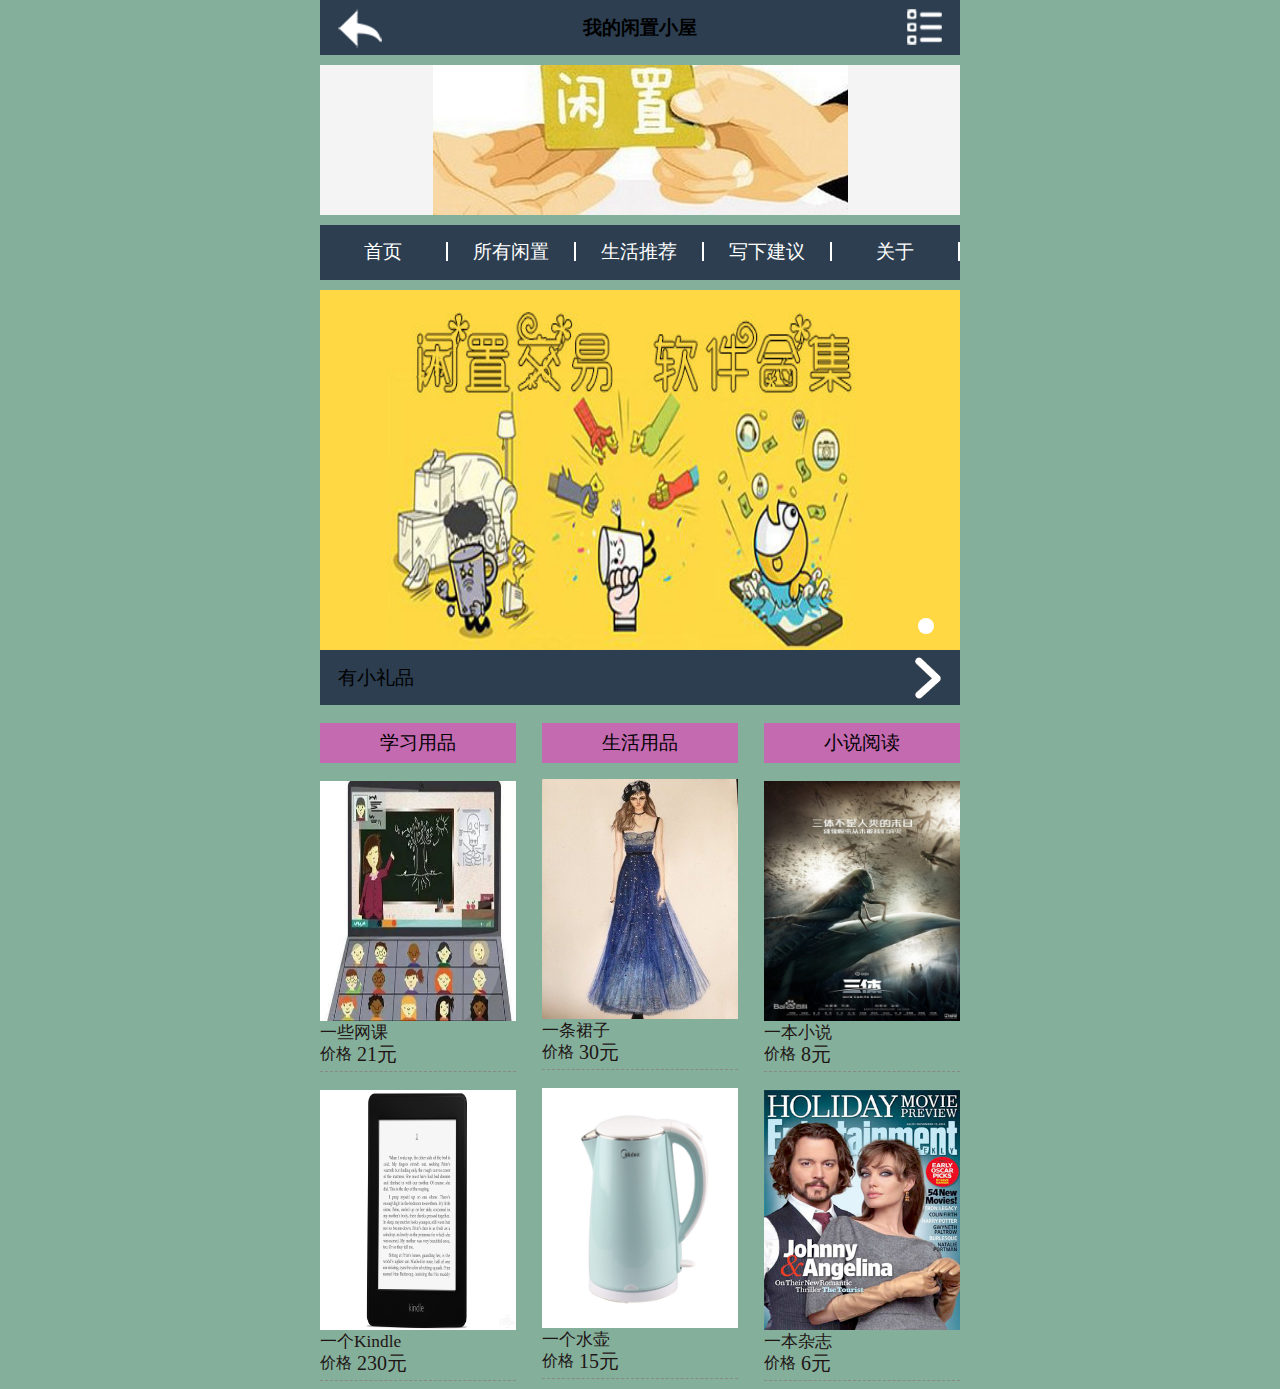
<file: A/index.html>
<!DOCTYPE html>
<html lang="en">
<head>
    <meta charset="UTF-8">
    <meta name="viewport" content="width=device-width, initial-scale=1.0">
    <meta http-equiv="X-UA-Compatible" content="ie=edge">
    <title>首页</title>
    <script type="text/javascript" src="js/jquery.min.js"></script>
    <link rel="stylesheet" href="css/styles.css" type="text/css">
</head>
<body>
    <div class="wrap bc">
        <div class="title tc pr top">
            <span class="back-btn"></span>我的闲置小屋
            <div class="nav-btn">
                <ul class="pa">
                    <li><a href="index.html">首页</a></li>
                    <li><a href="products.html">所有闲置</a></li>
                    <li><a href="music.html">生活推荐</a></li>
                    <li><a href="advice.html">写下建议</a></li>
                    <li><a href="about.html">关于</a></li>
                </ul>
            </div>
        </div>
        <div class="logo oh tc mt10">
            <img src="images/logo.jpg"/>
        </div>
        <ul class="nav title mt10">
            <li><a href="index.html">首页</a></li>
            <li><a href="products.html">所有闲置</a></li>
            <li><a href="music.html">生活推荐</a></li>
            <li><a href="advice.html">写下建议</a></li>
            <li><a href="about.html">关于</a></li>
        </ul>
        <div class="banner oh mt10 pr">
            <ul class="pr">
                <li><a href=""><img src="images/banner.jpg"/></a></li>
            </ul>
            <div class="focus pa">
                <span class="pa"></span>
            </div>
        </div>
        <div class="title mmt10 pr">
            <h2>有小礼品<a href="list.html" class="more pa"><span class="hidden">更多</span></a></h2>
        </div>
        <div class="links mt10 oh cb">
            <ul class="tc">
                <li>学习用品</li>
                <li>生活用品</li>
                <li>小说阅读</li>
            </ul>
        </div>
        <div class="products">
            <ul>
                <li>
                    <a href= "pro_detail.html"><img src="images/product1.jpg"></a>
                    <h4>一些网课</h4>
                    <h6><span>价格</span>21元</h6>
                </li>
                <li>
                    <a href= "pro_detail.html"><img src="images/product2.jpg"></a>
                    <h4>一条裙子</h4>
                    <h6><span>价格</span>30元</h6>
                </li>
                <li>
                    <a href= "pro_detail.html"><img src="images/product3.jpg"></a>
                    <h4>一本小说</h4>
                    <h6><span>价格</span>8元</h6>
                </li>
                <li>
                    <a href= "pro_detail.html"><img src="images/product4.jpg"></a>
                    <h4>一个Kindle</h4>
                    <h6><span>价格</span>230元</h6>
                </li>
                <li>
                    <a href= "pro_detail.html"><img src="images/product5.jpg"></a>
                    <h4>一个水壶</h4>
                    <h6><span>价格</span>15元</h6>
                </li>
                <li>
                    <a href= "pro_detail.html"><img src="images/product6.jpg"></a>
                    <h4>一本杂志</h4>
                    <h6><span>价格</span>6元</h6>
                </li>
            </ul>
        </div>
    </div>
    <script type="text/javascript" src="js/script.js"></script>
</body>
</html>
</file>
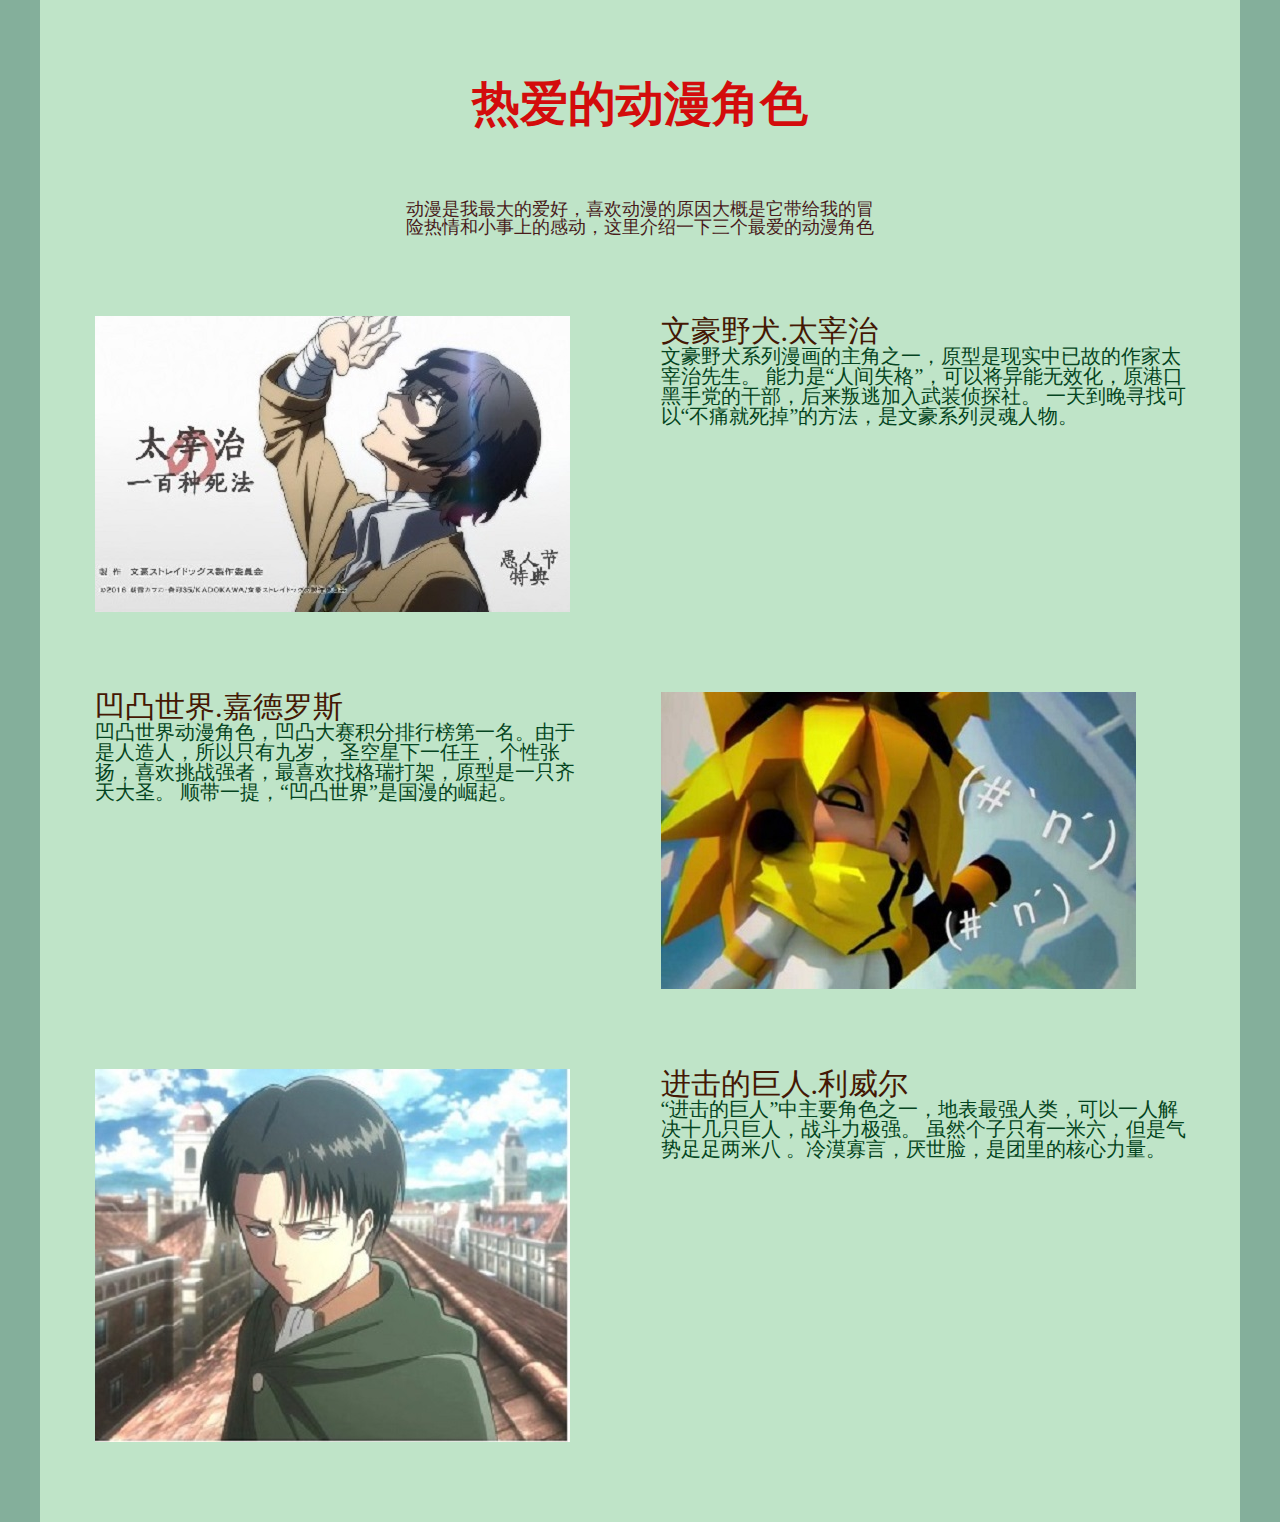
<file: A/about.html>
<!DOCTYPE html>
<html lang="en">
<head>
    <meta charset="UTF-8">
    <meta name="viewport" content="width=device-width, initial-scale=1.0">
    <meta http-equiv="X-UA-Compatible" content="ie=edge">
    <title>关于我</title>
    <link href="css/styles.css" type="text/css" rel="stylesheet" media="all">
</head>
<body>
    <div class="blog" id="blog">
        <div class="container">
            <div class="about">
                <h3>热爱的动漫角色</h3>
                <span></span>
                <p>动漫是我最大的爱好，喜欢动漫的原因大概是它带给我的冒险热情和小事上的感动，这里介绍一下三个最爱的动漫角色</p>
            </div>
            <div class="blog-grids">
                <div class="blog-grids-left">
                    <a href="#"></a><img src="images/img8.jpg" alt=""/></a>
                </div>
                <div class="blog-grids-right">
					<h4>文豪野犬.太宰治</h4>
					<p>文豪野犬系列漫画的主角之一，原型是现实中已故的作家太宰治先生。
						能力是“人间失格”，可以将异能无效化，原港口黑手党的干部，后来叛逃加入武装侦探社。 
						一天到晚寻找可以“不痛就死掉”的方法，是文豪系列灵魂人物。 </p>
                </div>
                <div class="clearfix"> </div>
            </div>
            <div class="blog-grids">
				<div class="blog-grids-left lt-text">
					<h4>凹凸世界.嘉德罗斯 </h4>
					<p>凹凸世界动漫角色，凹凸大赛积分排行榜第一名。由于是人造人，所以只有九岁，
                        圣空星下一任王，个性张扬，喜欢挑战强者，最喜欢找格瑞打架，原型是一只齐天大圣。
                        顺带一提，“凹凸世界”是国漫的崛起。</p>
				</div>
				<div class="blog-grids-right rt-img">
					<a href="#"><img src="images/img11.jpg" alt=""/></a>
				</div>
				<div class="clearfix"> </div>
			</div>
			<div class="blog-grids">
				<div class="blog-grids-left">
					<a href="#"><img src="images/img12.jpeg" alt=""/></a>
				</div>
				<div class="blog-grids-right">
					<h4>进击的巨人.利威尔</h4>
					<p>“进击的巨人”中主要角色之一，地表最强人类，可以一人解决十几只巨人，战斗力极强。
						虽然个子只有一米六，但是气势足足两米八 。冷漠寡言，厌世脸，是团里的核心力量。 </p>
				</div>
				<div class="clearfix"> </div>
			</div>
         </div>
    </div>
</body>
</html>
</file>
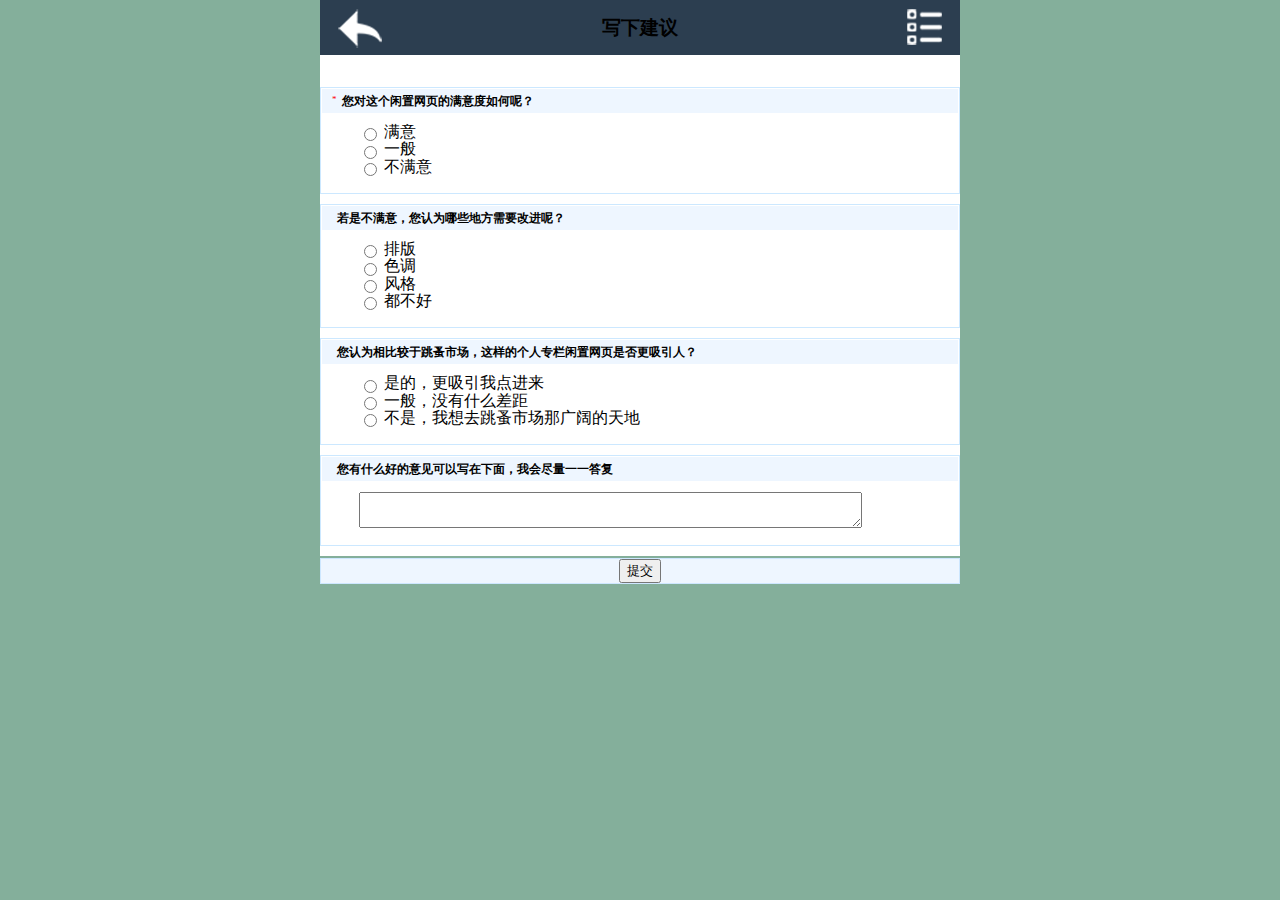
<file: A/advice.html>
<!DOCTYPE html>
<html lang="en">
<head>
    <meta charset="UTF-8">
    <meta name="viewport" content="width=device-width, initial-scale=1.0">
    <meta http-equiv="X-UA-Compatible" content="ie=edge">
    <title>建议</title>
    <script type="text/javascript" src="js/jquery.min.js"></script>
    <link rel="stylesheet" href="css/styles.css" type="text/css">
</head>
<body>
    <div class="wrap bc">
        <div class="title tc pr top">
            <span class="back-btn"></span>写下建议
            <div class="nav-btn">
                <ul class="pa">
                    <li><a href="index.html">首页</a></li>
                    <li><a href="products.html">所有闲置</a></li>
                    <li><a href="music.html">生活推荐</a></li>
                    <li><a href="advice.html">写下建议</a></li>
                    <li><a href="about.html">关于</a></li>
                </ul>
            </div>
        </div>
        <form id="limesurvey">
        <div id="group-0">
            <table class="group">
                <tbody>
                    <tr>
                        <td align="center">
                            <br>
                            <div class="left"><span class="group-name"></span></div>
                            <br>
                            <div class="list-radio mandatory">
                                <table class="question-wrapper">
                                    <tbody>
                                        <tr>
                                            <td class="questiontext">
                                                <span class="asterisk">*</span>您对这个闲置网页的满意度如何呢？<br>
                                            </td>
                                        </tr>
                                        <tr>
                                            <td class="answer">
                                                <ul class="answers-list radio-list">
                                                    <li class="answer-item radio-item">
                                                        <input class="radio"type="radio" value="1">
                                                        <label style="font-family: FZShuTi;">满意</label>
                                                    </li>
                                                    <li class="answer-item radio-item">
                                                        <input class="radio"type="radio" value="1">
                                                        <label style="font-family: FZShuTi;">一般</label>
                                                    </li>
                                                    <li class="answer-item radio-item">
                                                        <input class="radio"type="radio" value="1">
                                                        <label style="font-family: FZShuTi;">不满意</label>
                                                    </li>
                                                </ul>
                                            </td>
                                        </tr>
                                    </tbody>
                                </table>
                            </div>
                            <div class="list-radio mandatory">
                                    <table class="question-wrapper">
                                        <tbody>
                                            <tr>
                                                <td class="questiontext">
                                                    <span class="asterisk"></span>若是不满意，您认为哪些地方需要改进呢？<br>
                                                </td>
                                            </tr>
                                            <tr>
                                                <td class="answer">
                                                    <ul class="answers-list radio-list">
                                                        <li class="answer-item radio-item">
                                                            <input class="radio"type="radio" value="1">
                                                            <label style="font-family: FZShuTi;">排版</label>
                                                        </li>
                                                        <li class="answer-item radio-item">
                                                            <input class="radio"type="radio" value="1">
                                                            <label style="font-family: FZShuTi;">色调</label>
                                                        </li>
                                                        <li class="answer-item radio-item">
                                                            <input class="radio"type="radio" value="1">
                                                            <label style="font-family: FZShuTi;">风格</label>
                                                        </li>
                                                        <li class="answer-item radio-item">
                                                            <input class="radio"type="radio" value="1">
                                                            <label style="font-family: FZShuTi;">都不好</label>
                                                        </li>
                                                    </ul>
                                                </td>
                                            </tr>
                                        </tbody>
                                    </table>
                                </div>
                                <div class="list-radio mandatory">
                                        <table class="question-wrapper">
                                            <tbody>
                                                <tr>
                                                    <td class="questiontext">
                                                        <span class="asterisk"></span>您认为相比较于跳蚤市场，这样的个人专栏闲置网页是否更吸引人？<br>
                                                    </td>
                                                </tr>
                                                <tr>
                                                    <td class="answer">
                                                        <ul class="answers-list radio-list">
                                                            <li class="answer-item radio-item">
                                                                <input class="radio"type="radio" value="1">
                                                                <label style="font-family: FZShuTi;">是的，更吸引我点进来</label>
                                                            </li>
                                                            <li class="answer-item radio-item">
                                                                <input class="radio"type="radio" value="1">
                                                                <label style="font-family: FZShuTi;">一般，没有什么差距</label>
                                                            </li>
                                                            <li class="answer-item radio-item">
                                                                <input class="radio"type="radio" value="1">
                                                                <label style="font-family: FZShuTi;">不是，我想去跳蚤市场那广阔的天地</label>
                                                            </li>
                                                        </ul>
                                                    </td>
                                                </tr>
                                            </tbody>
                                        </table>
                                    </div>
                            <div class="text-long">
                                <table class="question-wrapper">
                                    <tbody>
                                        <tr>
                                            <td class="questiontext">
                                                <span class="asterisk"></span>您有什么好的意见可以写在下面，我会尽量一一答复<br>
                                            </td>
                                        </tr>
                                        <tr>
                                            <td class="answer">
                                                <p class="question answer-item text-item"><textarea class="textarea empty"row="20" cols="60"></textarea></textarea></p>
                                            </td>
                                        </tr>
                                    </tbody>
                                </table>
                            </div>
                        </td>
                    </tr>
                </tbody>
            </table>
        </div>
        <table class="navigator-table">
            <tbody>
                <tr>
                    <td class="submit-buttons">
                        <button type="submit"><span class="ui-button-text">提交</span></button>
                    </td>
                </tr>
            </tbody>
        </table>
    </div>
</form>
    <script type="text/javascript" src="js/script.js"></script>
</body>
</html>
</file>
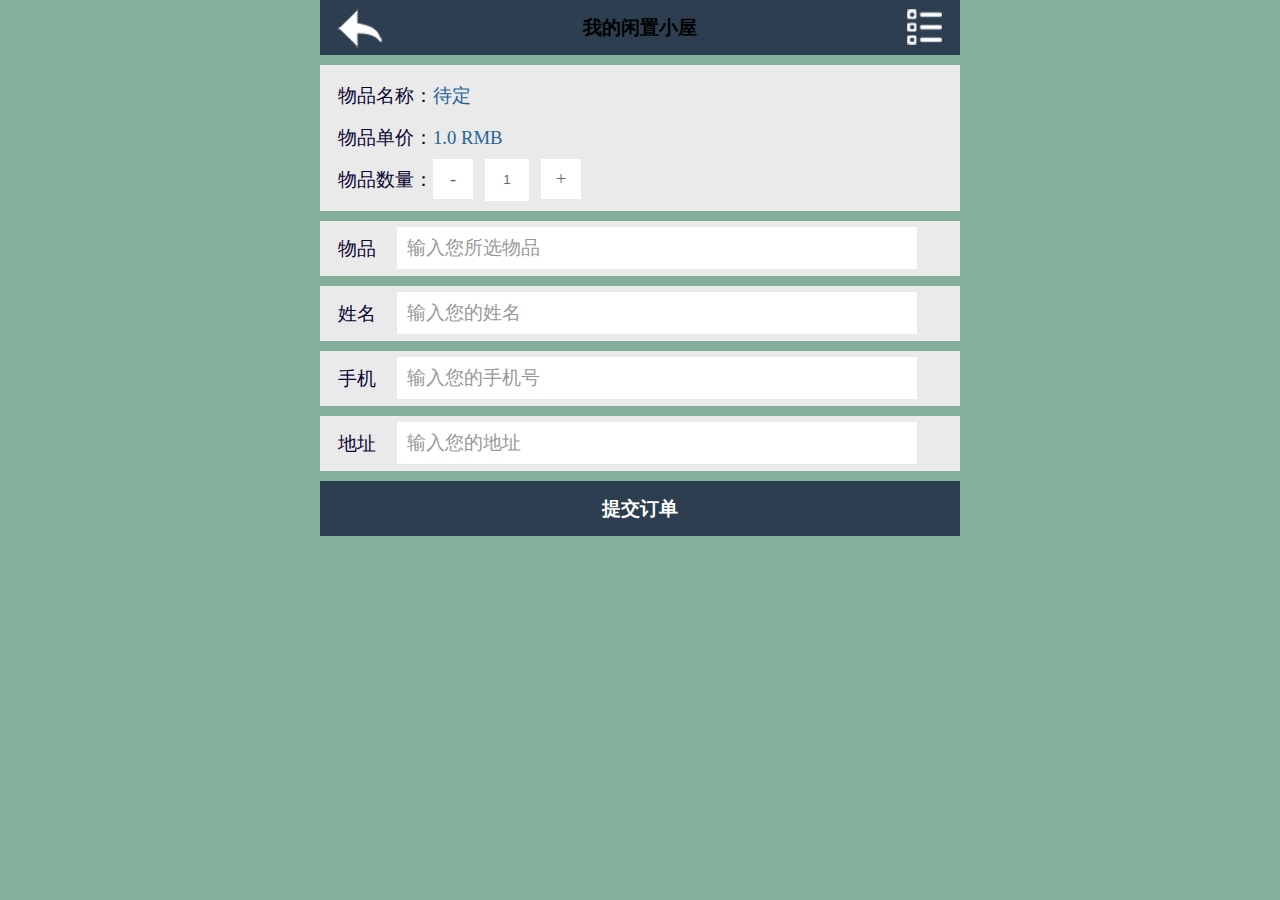
<file: A/book.html>
<!DOCTYPE html>
<html lang="en">
<head>
    <meta charset="UTF-8">
    <meta name="viewport" content="width=device-width, initial-scale=1.0">
    <meta http-equiv="X-UA-Compatible" content="ie=edge">
    <title>购买</title>
    <link rel="stylesheet" href="css/styles.css" type="text/css">
    <script type="text/javascript" src="js/jquery.min.js"></script>
</head>
<body>
    <div class="wrap bc">
        <div class="title tc pr top">
            <span class="back-btn"></span>我的闲置小屋
            <div class="nav-btn">
                <ul class="pa">
                     <li><a href="index.html">首页</a></li>
                    <li><a href="products.html">所有闲置</a></li>
                    <li><a href="music.html">生活推荐</a></li>
                    <li><a href="advice.html">写下建议</a></li>
                    <li><a href="about.html">关于</a></li>
                </ul>
            </div>
        </div>
        <form class="book" method="post"action="">
            <input type="hidden"class="countNum" value="10"/>
            <div class="info mt10">
                <h4><lable>物品名称：</lable><span>待定</span></h4>
                <h4><lable>物品单价：</lable><span>1.0 RMB</span></h4>
                <h4 class="num"><lable class="fl">物品数量：</lable><span class="subtract">-</span><input value="1" name="count" class="count" readonly = "true"/><span class="add">+</span></h4>
            </div>
            <p>物品<input type="text" name="name" class="name" value="输入您所选物品" /></p>
            <p>姓名<input type="text" name="name" class="name" value="输入您的姓名" /></p>
            <p>手机<input type="text" name="mobile" class="mobile" value="输入您的手机号" /></p>
            <p>地址<input type="text" name="name" class="name" value="输入您的地址" /></p>
            <a class="title submit-btn mt10 tc">提交订单</a>
        </form>
    </div>
    <script type="text/javascript" src="js/script.js"></script>
</body>
</html>
</file>
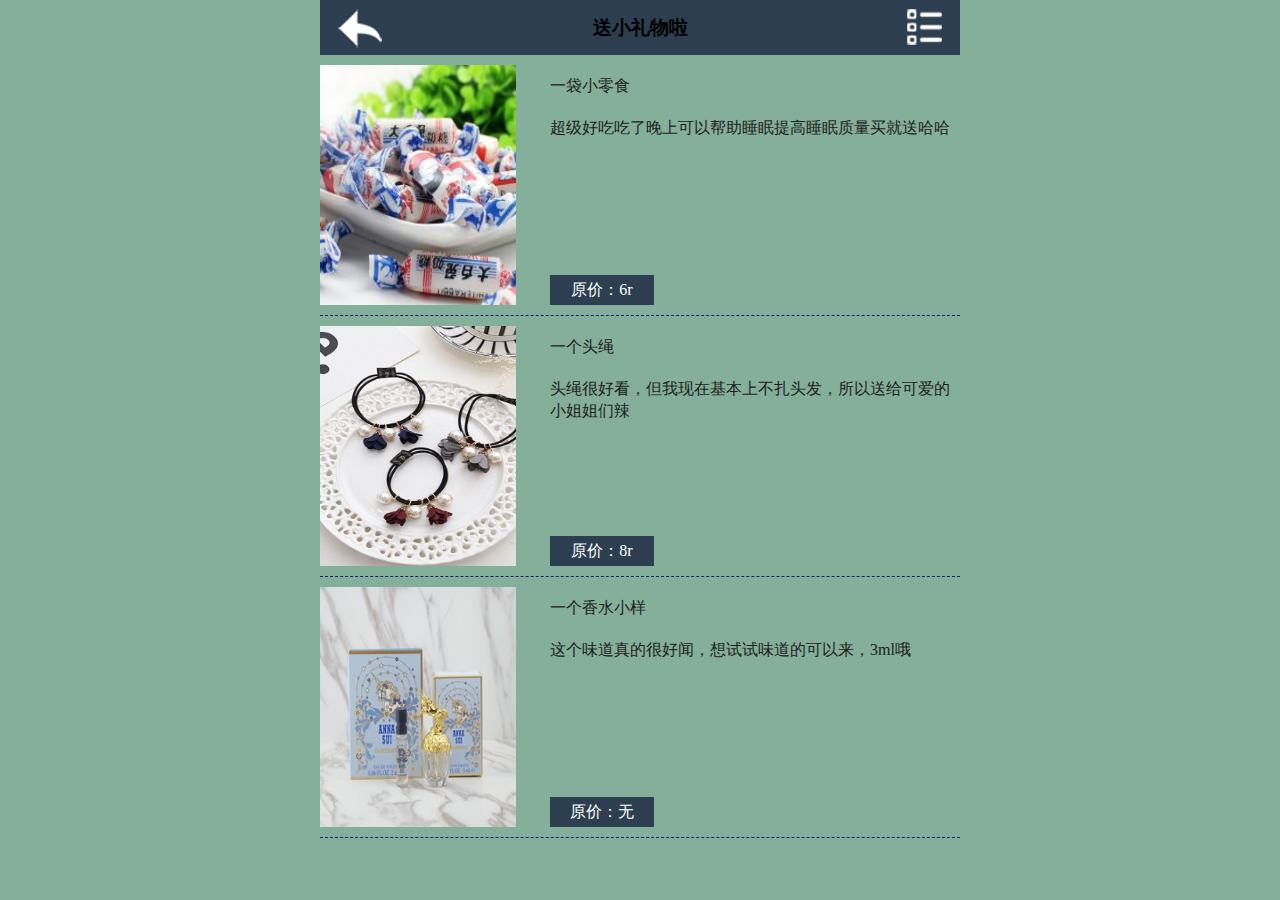
<file: A/list.html>
<!DOCTYPE html>
<html lang="en">
<head>
    <meta charset="UTF-8">
    <meta name="viewport" content="width=device-width, initial-scale=1.0">
    <meta http-equiv="X-UA-Compatible" content="ie=edge">
    <title>送你小礼物</title>
    <script type="text/javascript" src="js/jquery.min.js"></script>
    <link rel="stylesheet" href="css/styles.css" type="text/css">
</head>
<body>
    <div class="wrap bc">
        <div class="title tc pr top">
            <span class="back-btn"></span>送小礼物啦
            <div class="nav-btn">
                <ul class="pa">
                    <li><a href="index.html">首页</a></li>
                    <li><a href="products.html">所有闲置</a></li>
                    <li><a href="music.html">生活推荐</a></li>
                    <li><a href="advice.html">写下建议</a></li>
                    <li><a href="about.html">关于</a></li>
                </ul>
            </div>
        </div>
        <div class="list">
            <ul>
                <li>
                    <img src="images/song1.jpeg">
                    <h4>一袋小零食</h4>
                    <p>超级好吃吃了晚上可以帮助睡眠提高睡眠质量买就送哈哈</p>
                    <h6>原价：6r</h6>
                </li>
                <li>
                    <img src="images/song2.jpg">
                    <h4>一个头绳</h4>
                    <p>头绳很好看，但我现在基本上不扎头发，所以送给可爱的小姐姐们辣</p>
                    <h6>原价：8r</h6>
                </li>
                <li>
                    <img src="images/song3.jpg">
                    <h4>一个香水小样</h4>
                    <p>这个味道真的很好闻，想试试味道的可以来，3ml哦</p>
                    <h6>原价：无</h6>
                </li>
            </ul>
        </div>
    </div>
    <script type="text/javascript" src="js/script.js"></script>
</body>
</html>
</file>
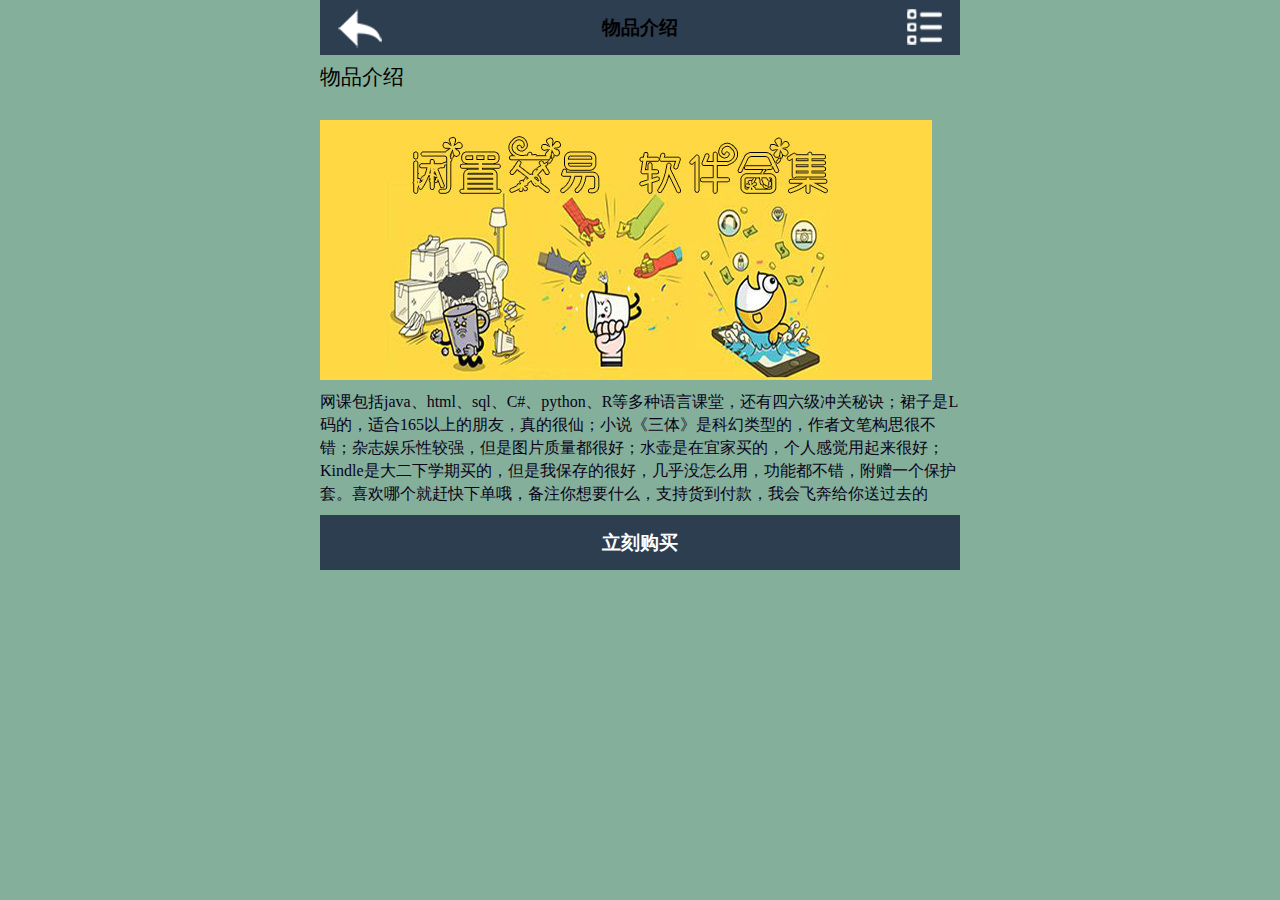
<file: A/pro_detail.html>
<!DOCTYPE html>
<html lang="en">
<head>
    <meta charset="UTF-8">
    <meta name="viewport" content="width=device-width, initial-scale=1.0">
    <meta http-equiv="X-UA-Compatible" content="ie=edge">
    <title>详情</title>
    <link rel="stylesheet" href="css/styles.css" type="text/css">
    <script type="text/javascript" src="js/jquery.min.js"></script>
</head>
<body>
    <div class="wrap bc">
        <div class="title tc pr top">
            <span class="back-btn"></span>物品介绍
            <div class="nav-btn">
                <ul class="pa">
                    <li><a href="index.html">首页</a></li>
                    <li><a href="products.html">所有闲置</a></li>
                    <li><a href="music.html">生活推荐</a></li>
                    <li><a href="advice.html">写下建议</a></li>
                    <li><a href="about.html">关于</a></li>
                </ul>
            </div>
        </div>
        <div class="content">
            <h2>物品介绍</h2>
            <div class="article mt10 pro-detail">
            <img src="images/banner.jpg"/>
            <p>网课包括java、html、sql、C#、python、R等多种语言课堂，还有四六级冲关秘诀；裙子是L码的，适合165以上的朋友，真的很仙；小说《三体》是科幻类型的，作者文笔构思很不错；杂志娱乐性较强，但是图片质量都很好；水壶是在宜家买的，个人感觉用起来很好；Kindle是大二下学期买的，但是我保存的很好，几乎没怎么用，功能都不错，附赠一个保护套。喜欢哪个就赶快下单哦，备注你想要什么，支持货到付款，我会飞奔给你送过去的</p>
            <a href="book.html" class="title book-btn mt10 tc">立刻购买</a>
           </div>
        </div>
    </div>
    <script type="text/javascript" src="js/script.js"></script>
</body>
</html>
</file>
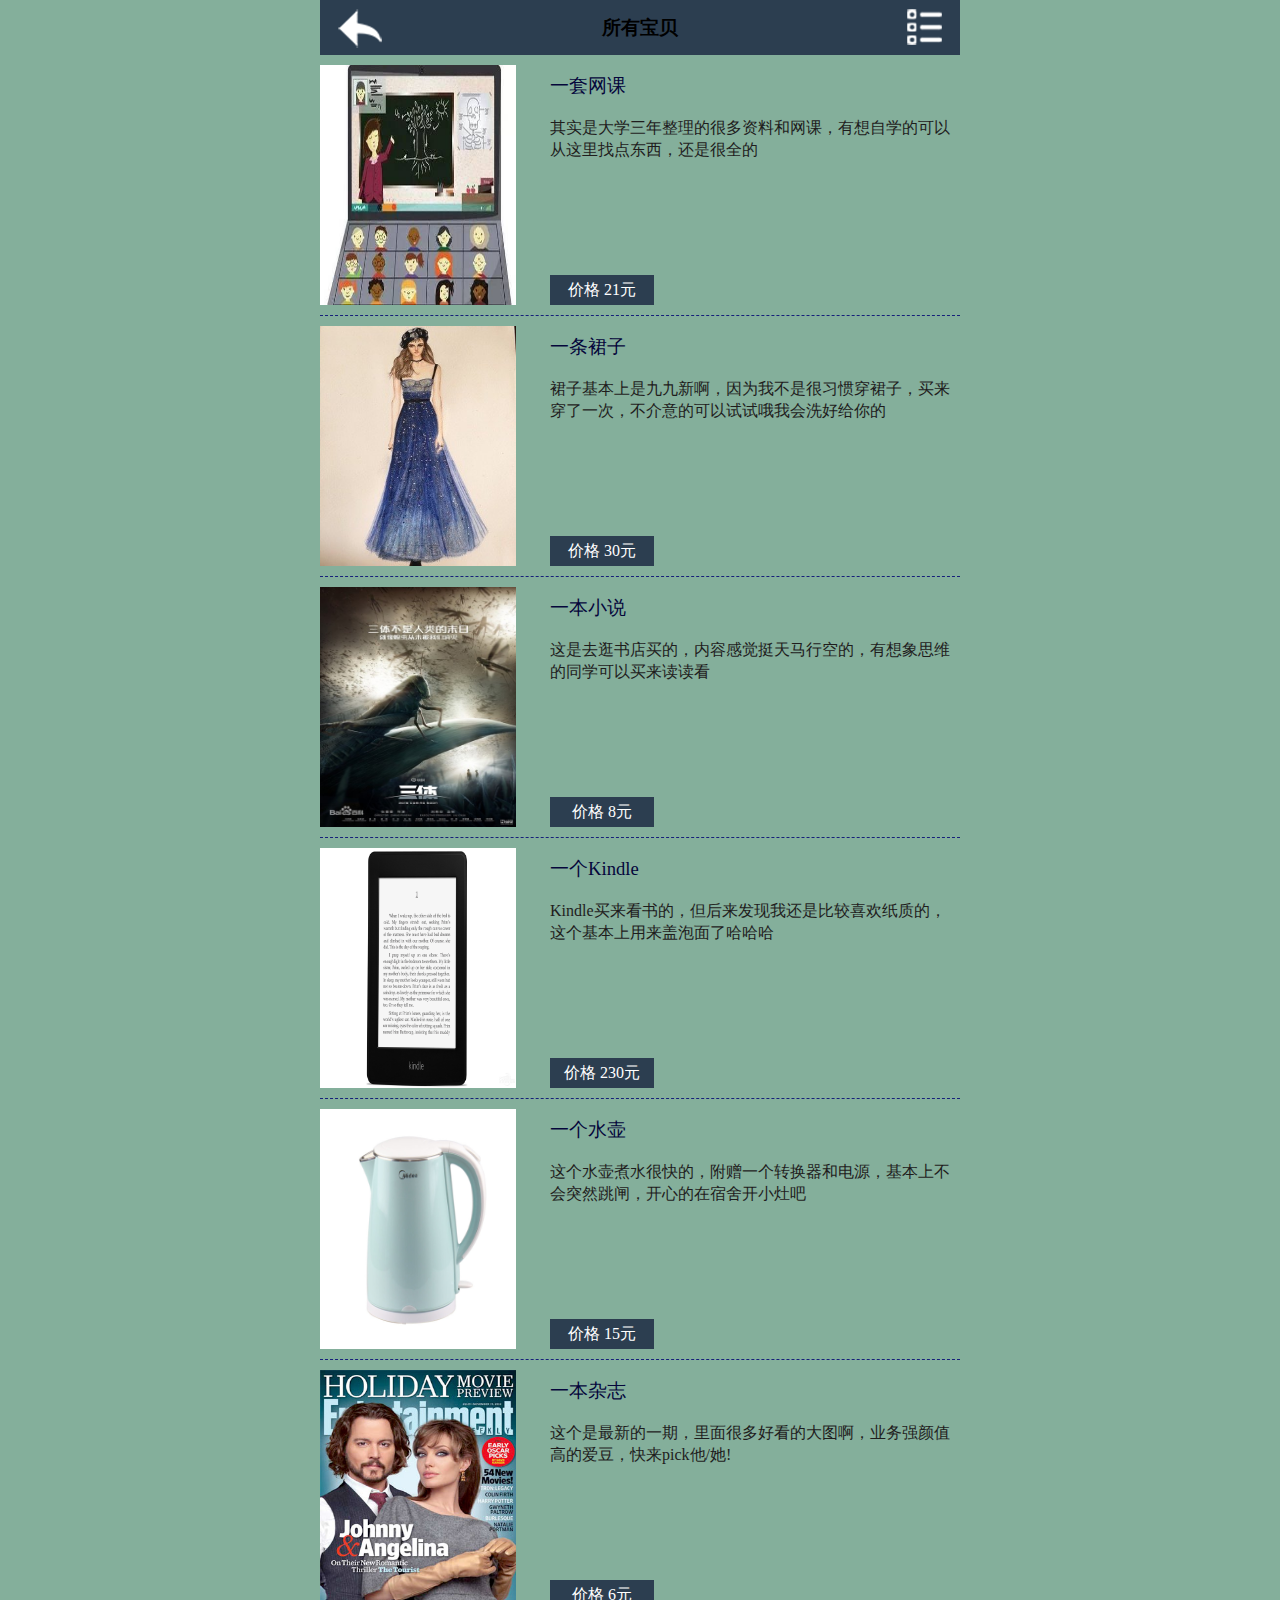
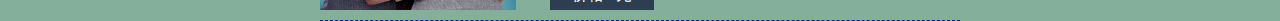
<file: A/products.html>
<!DOCTYPE html>
<html lang="en">
<head>
    <meta charset="UTF-8">
    <meta name="viewport" content="width=device-width, initial-scale=1.0">
    <meta http-equiv="X-UA-Compatible" content="ie=edge">
    <title>所有闲置</title>
    <link rel="stylesheet" href="css/styles.css" type="text/css">
    <script type="text/javascript" src="js/jquery.min.js"></script>
</head>
<body>
    <div class="wrap bc">
        <div class="title tc pr top">
            <span class="back-btn"></span>所有宝贝
            <div class="nav-btn">
                <ul class="pa">
                    <li><a href="index.html">首页</a></li>
                    <li><a href="products.html">所有闲置</a></li>
                    <li><a href="music.html">生活推荐</a></li>
                    <li><a href="advice.html">写下建议</a></li>
                    <li><a href="about.html">关于</a></li>
                </ul>
            </div>
        </div>
        <div class="list">
            <ul>
                <li>
                    <a href="pro_detail.html"><img src="images/product1.jpg"></a>
                    <h4><a href="pro_detail.html">一套网课</a></h4>
                    <p>其实是大学三年整理的很多资料和网课，有想自学的可以从这里找点东西，还是很全的</p>
                    <h6>价格 21元</h6>
                </li>
                <li>
                    <a href="pro_detail.html"><img src="images/product2.jpg"></a>
                    <h4><a href="pro_detail.html">一条裙子</a></h4>
                    <p>裙子基本上是九九新啊，因为我不是很习惯穿裙子，买来穿了一次，不介意的可以试试哦我会洗好给你的</p>
                    <h6>价格 30元</h6>
                </li>
                <li>
                    <a href="pro_detail.html"><img src="images/product3.jpg"></a>
                    <h4><a href="pro_detail.html">一本小说</a></h4>
                    <p>这是去逛书店买的，内容感觉挺天马行空的，有想象思维的同学可以买来读读看</p>
                    <h6>价格 8元</h6>
                </li>
                <li>
                    <a href="pro_detail.html"><img src="images/product4.jpg"></a>
                    <h4><a href="pro_detail.html">一个Kindle</a></h4>
                    <p>Kindle买来看书的，但后来发现我还是比较喜欢纸质的，这个基本上用来盖泡面了哈哈哈</p>
                    <h6>价格 230元</h6>
                </li>
                <li>
                    <a href="pro_detail.html"><img src="images/product5.jpg"></a>
                    <h4><a href="pro_detail.html">一个水壶</a></h4>
                    <p>这个水壶煮水很快的，附赠一个转换器和电源，基本上不会突然跳闸，开心的在宿舍开小灶吧</p>
                    <h6>价格 15元</h6>
                </li>
                <li>
                    <a href="pro_detail.html"><img src="images/product6.jpg"></a>
                    <h4><a href="pro_detail.html">一本杂志</a></h4>
                    <p>这个是最新的一期，里面很多好看的大图啊，业务强颜值高的爱豆，快来pick他/她!</p>
                    <h6>价格 6元</h6>
                </li>
            </ul>
        </div>
    </div>
    <script type="text/javascript" src="js/script.js"></script>
</body>
</html>
</file>
<file: A/css/styles.css>
﻿@charset "utf-8";
@import url("base.css");
body{background:#84AF9B;font-family:microsoft yahei}
.wrap{width:640px;display:none;overflow:hidden;position:relative}
.wrap a.more{display:block;height:55px;width:35px;background:url(../images/more.png);right:16px;top:0}
.wrap .title{height:55px;line-height:55px;background:#2C3E50;font-size:14pt;font-weight:bold}
.wrap .title h2{text-indent:18px}
.wrap .top span.back-btn,.wrap .title div.nav-btn{display:block;height:55px;position:absolute;top:0;cursor:pointer}
.wrap .top span.back-btn{width:45px;background:url(../images/back.png);left:18px}
.wrap .top div.nav-btn{position:absolute;width:35px;background:url(../images/nav_btn.png);right:18px}
.wrap .top ul{right:-18px;top:55px;z-index:20;display:none}
.wrap .top ul li{width:140px;background:rgba(00,00,00,0.5);padding:0 0.5em;height:55px;line-height:55px;border-top:solid 1px #fff;}
.wrap .top ul li a{color:#fff}

.wrap .logo{width:100%;height:150px;line-height:150px;background:#f4f4f4}

.wrap ul.nav li{width:20%;height:19px;padding:17px 0;float:left;display:inline}
.wrap ul.nav li a{display:block;border-right:solid 2px #fff;text-align:center;color:#fff;height:19px;line-height:19px;overflow:hidden}
.wrap ul.nav li a.last{border-right:solid 1px #fd888e}

.wrap .banner ul li{float:left;display:inline;height:360px}
.wrap .banner ul li img{width:100%;height:100%}
.wrap .banner .focus{height:16px;line-height:16px;padding:16px 0;width:100%;bottom:0;}
.wrap .banner .focus span{display:block;right:8px}
.wrap .banner .focus span a{display:block;width:16px;height:16px;background:#646464;margin-right:18px;float:left;display:inline;-moz-border-radius:50%;-webkit-border-radius:50%;-o-border-radius:50%;border-radius:50%;cursor:pointer}
.wrap .banner .focus span a.current{background:#fff}

.wrap .products li{height:290px;margin-top:10px;border-bottom:dashed 1px #888;float:left;display:inline;margin-bottom:8px}
.wrap .products li img,.wrap .list li img{width:196px;height:240px}
.wrap .products li h4,.wrap .products li h6{color:rgb(31, 21, 21);font-size:13pt;height:24px;line-height:24px;overflow:hidden}
.wrap .products li h6{font-size:15pt;height:18px;line-height:18px;text-align:left;margin-bottom:4px}
.wrap .products li h6 span{font-size:12pt;position:relative;bottom:0;margin-right:5px}

.wrap .list li{width:410px;height:240px;position:relative;color:rgb(31, 29, 29);border-bottom:dashed 1px rgb(22, 32, 122);padding:10px 0 10px 230px}
.wrap .list li img,.wrap .news li img{position:absolute;left:0;top:10px}
.wrap .list li h4{height:42px;line-height:42px}
.wrap .list li h4 a{color:rgb(5, 6, 59);font-size:14pt}
.wrap .list li p{height:132px;line-height:22px;margin-top:10px;overflow:hidden}
.wrap .list li h6{position:absolute;left:230px;bottom:10px;width:104px;height:30px;line-height:30px;background:#2C3E50;text-align:center;color:#fff}

.wrap .news li{width:400px;padding-left:240px;height:150px}
.wrap .news li p{height:107px;margin-top:0}
.wrap .news li img{width:205px;height:150px}

.wrap form.book{color:rgb(11, 4, 53)}
.wrap form.book a.submit-btn{display:block;color:#fff;cursor:pointer}
.wrap form.book div.info,.wrap form.book p{width:604px;background:#eaeaea;height:55px;line-height:55px;margin-top:10px;padding:0 18px;font-size:14pt}
.wrap form.book div.info{height:126px;padding:10px 18px;line-height:42px}
.wrap form.book div.info h4 span{color:#266497}
.wrap form.book div.info h4.num span,.wrap form.book div.info h4.num input{display:block;width:40px;height:40px;float:left;margin-right:12px;background:#fff;line-height:40px;cursor:pointer;color:#666;text-align:center;border:none}
.wrap form.book input.name,.wrap form.book input.mobile{width:500px;padding:10px;margin-left:20px;color:#999;border:solid 1px #eaeaea;margin-top:-5px;font-size:14pt}

.wrap .content h2{font-size:16pt;height:45px;line-height:45px;color:#000}
.wrap .content h6{color:#160b57;height:30px;line-height:30px;border-bottom:solid 1px #888}
.wrap .content .article{color:#090218;line-height:23px;padding:10px 0}
.wrap .content .article img{margin-bottom:10px}

.wrap .pro-detail a.book-btn{display:block;color:#fff;cursor:pointer}

.wrap .links li{float:left;display:inline;height:40px;line-height:40px;background:#c46ab1;margin-top:8px;margin-bottom:8px;font-size:14pt}
.wrap .links li a{color:#fff}
table.group {
	width: 100%;
	margin: 0 0 2px 0;
	border: 0 none;
	border-collapse: collapse;
	background-color: #fff;
}
.asterisk {
    color: red;
    font-size: 9px;
    font-family: verdana;
    margin-right:5px;
  }
  td.questiontext {
    font-family: verdana;
    font-size: 12px;
    font-weight: bold;
    background-color: #EEF6FF;
    text-align: left;
    padding:6px 10px;
  }
  .navigator-table {
    
    text-align: center;
    width: 100%;
    border:1px solid #cde7ff;
  }
  td.answer {
    padding: 11px 24px 16px 37px;
    text-align: left;
  }
  .welcome-table td.survey-description p.surveydescription{
    height:0;
  }
  p.surveydescription { 
    height:12px;
  }
  .submit-buttons {
	text-align: center;
	width: 100%;
	background-color: #EEF6FF;
}
.question-wrapper {
	width: 100%;
	margin: 0 auto 10px auto;
	border:1px solid #cce8ff;
	padding:1px;
	background-color: #FFFFFF;
}
table.imagetable {
  font-family: "LiSu";
  color:rgb(119, 138, 11);
  margin: auto;
	font-size:30px;
	border-width: 1px;
	border-color: #999999;
	border-collapse: collapse;
}
table.imagetable th {
  background:#b5cfd2 url('cell-blue.jpg');
  color:rgb(3, 70, 55);
	border-width: 1px;
	padding: 8px;
	border-style: solid;
	border-color: #999999;
}
table.imagetable td {
  background:#dcddc0 url('cell-grey.jpg');
	border-width: 1px;
	padding: 8px;
	border-style: solid;
	border-color: #999999;
}
.about{
	text-align:center;
	padding: 5em 0;
	position:relative;
}
.about h3 {
	color: #d30c0c;
	margin: 0 0 1.5em 0;
	font-size: 3em;
	font-weight: 600;
}
.about p {
	color: #491b1b;
	font-weight: 400;
	font-size: 18px;
	width: 40%;
	margin: 0 auto;
}
.blog {
	position:relative;
}
.blog-grids{
	padding-bottom: 5em;
	position:relative;
}
.blog-grids p{
	font-family: "LiSu";
	color:#044421;
	font-size: 20px;
}
.blog-grids h4{
	font-family: "LiSu";
	color:#441804;
	font-size: 30px;
}
.blog-grids-left{
	padding-left: 40px;
	float:left;
	width: 41.5%;
	margin-right: 5em;
}
.blog-grids-right{
	float:left;
	width: 45%;
}
.rt-img{
	width:41.5%;
}

.container {
	background: rgb(191, 228, 200);
  padding-right: 15px;
  padding-left: 15px;
  margin-right: auto;
  margin-left: auto;
}
@media (min-width: 768px) {
  .container {
    width: 750px;
  }
}
@media (min-width: 992px) {
  .container {
    width: 970px;
  }
}
@media (min-width: 1200px) {
  .container {
    width: 1170px;
  }
}
</file>
